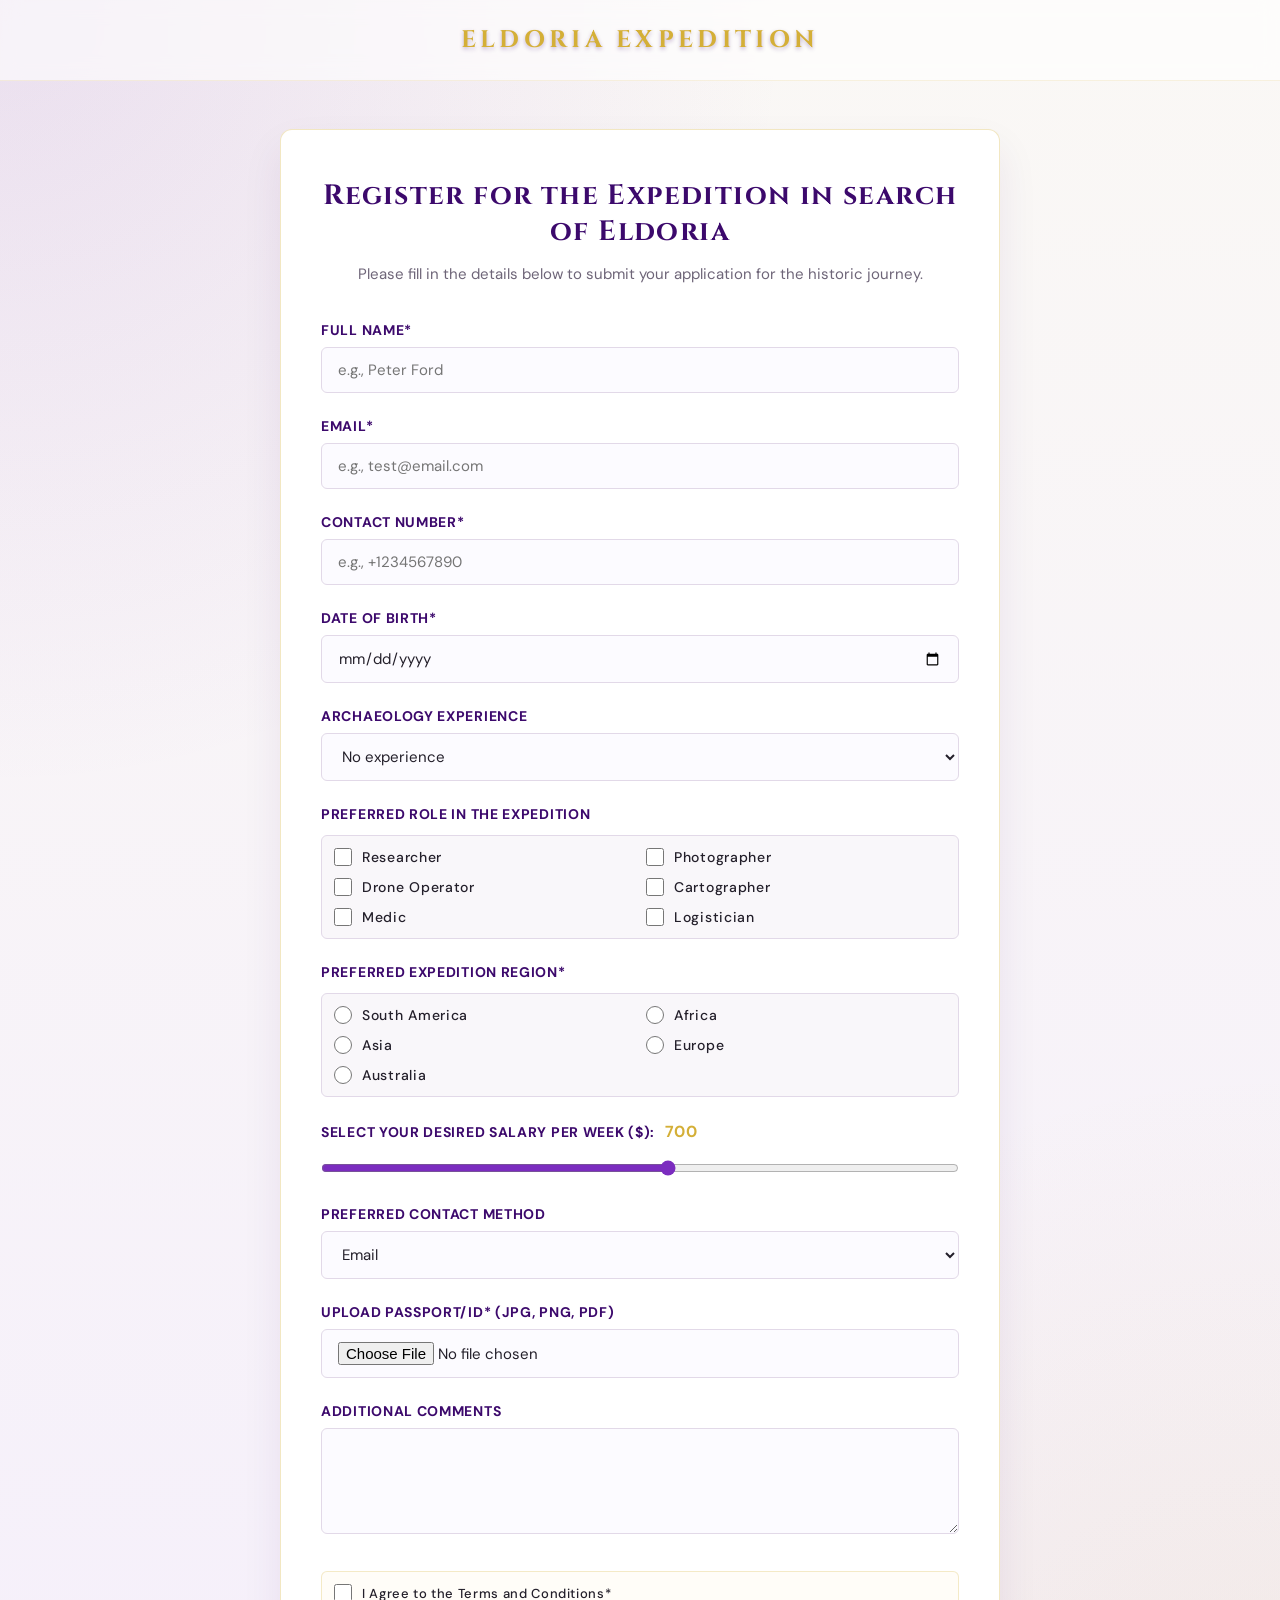
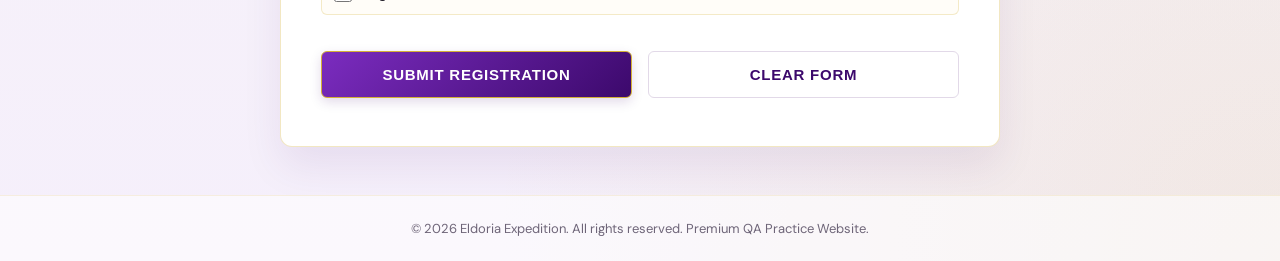
<file: index.html>
<!DOCTYPE html>
<html lang="en">
<head>
    <meta charset="UTF-8">
    <meta name="viewport" content="width=device-width, initial-scale=1.0">
    <title>Expedition Registration Form | Gold & Purple Edition</title>
    
    <!-- Fonts -->
    <link rel="preconnect" href="https://fonts.googleapis.com">
    <link rel="preconnect" href="https://fonts.gstatic.com" crossorigin>
    <link href="https://fonts.googleapis.com/css2?family=Cinzel:wght@500;700&family=DM+Sans:wght@400;500;700&display=swap" rel="stylesheet">
    
    <!-- Stylesheet -->
    <link rel="stylesheet" href="./Form Testing Exercise_ Find Validation Bugs _ Realbugz QA Practice_files/main.css">
</head>
<body>
    <header>
        <div class="header-container">
            <!-- Removed old logo, added luxurious text brand logo -->
            <div class="logo-text">ELDORIA EXPEDITION</div>
        </div>
    </header>

    <main>
        <div class="form-card">
            <h1>Register for the Expedition in search of Eldoria</h1>
            <p class="subtitle">Please fill in the details below to submit your application for the historic journey.</p>
            
            <form id="expeditionForm" enctype="multipart/form-data">
                <div class="form-group">
                    <label for="fullName">Full Name*</label>
                    <input type="text" id="fullName" name="fullName" placeholder="e.g., Peter Ford" required maxlength="100">
                </div>

                <div class="form-group">
                    <!-- Bug 1: Mismatched Input Type (type="text" instead of "email") -->
                    <label for="email">Email*</label>
                    <input type="text" id="email" name="email" placeholder="e.g., test@email.com" required>
                </div>

                <div class="form-group">
                    <label for="contactNumber">Contact Number*</label>
                    <input type="tel" id="contactNumber" name="contactNumber" pattern="^\+?[0-9](?:-?[0-9]){6,14}$" placeholder="e.g., +1234567890" required>
                </div>

                <div class="form-group">
                    <label for="dob">Date of Birth*</label>
                    <input type="date" id="dob" name="dob" required>
                </div>

                <div class="form-group">
                    <label for="experience">Archaeology Experience</label>
                    <select id="experience" name="experience">
                        <option>No experience</option>
                        <option>Amateur (up to 1 year)</option>
                        <option>Intermediate (1–5 years)</option>
                        <option>Professional (more than 5 years)</option>
                    </select>
                </div>

                <div class="form-group">
                    <label class="group-title">Preferred Role in the Expedition</label>
                    <div class="options-container">
                        <div class="checkbox-option">
                            <input type="checkbox" id="researcher" name="role" value="Researcher">
                            <label for="researcher">Researcher</label>
                        </div>
                        <div class="checkbox-option">
                            <input type="checkbox" id="photographer" name="role" value="Photographer">
                            <label for="photographer">Photographer</label>
                        </div>
                        <div class="checkbox-option">
                            <input type="checkbox" id="drone" name="role" value="Drone Operator">
                            <label for="drone">Drone Operator</label>
                        </div>
                        <div class="checkbox-option">
                            <input type="checkbox" id="cartographer" name="role" value="Cartographer">
                            <label for="cartographer">Cartographer</label>
                        </div>
                        <div class="checkbox-option">
                            <input type="checkbox" id="medic" name="role" value="Medic">
                            <label for="medic">Medic</label>
                        </div>
                        <div class="checkbox-option">
                            <input type="checkbox" id="logistician" name="role" value="Logistician">
                            <label for="logistician">Logistician</label>
                        </div>
                    </div>
                </div>

                <div class="form-group">
                    <label class="group-title">Preferred Expedition Region*</label>
                    <div class="options-container">
                        <div class="radio-option">
                            <input type="radio" name="region" id="southAmerica" value="South America" required>
                            <label for="southAmerica">South America</label>
                        </div>
                        <div class="radio-option">
                            <input type="radio" name="region" id="africa" value="Africa">
                            <label for="africa">Africa</label>
                        </div>
                        <div class="radio-option">
                            <input type="radio" name="region" id="asia" value="Asia">
                            <label for="asia">Asia</label>
                        </div>
                        <div class="radio-option">
                            <input type="radio" name="region" id="europe" value="Europe">
                            <label for="europe">Europe</label>
                        </div>
                        <div class="radio-option">
                            <input type="radio" name="region" id="australia" value="Australia">
                            <label for="australia">Australia</label>
                        </div>
                    </div>
                </div>

                <div class="form-group">
                    <!-- Bug 3: Allowed min salary to be negative (-500) -->
                    <label for="range">Select your desired salary per week ($): <span id="rangeValue">700</span></label>
                    <input type="range" id="range" name="range" min="-500" max="1700" value="700">
                </div>

                <div class="form-group">
                    <label for="contactMethod">Preferred Contact Method</label>
                    <select id="contactMethod" name="contactMethod">
                        <option>Email</option>
                        <option>Phone</option>
                        <option>WhatsApp</option>
                        <option>Telegram</option>
                    </select>
                </div>

                <div class="form-group">
                    <label for="passport">Upload Passport/ID* (JPG, PNG, PDF)</label>
                    <input type="file" id="passport" name="passport" accept=".jpg, .jpeg, .png, .pdf" required>
                </div>

                <div class="form-group">
                    <label for="comments">Additional Comments</label>
                    <textarea id="comments" name="comments" rows="4" maxlength="500"></textarea>
                </div>

                <div class="form-group terms-group">
                    <input type="checkbox" id="terms" required>
                    <label for="terms">I Agree to the Terms and Conditions*</label>
                </div>

                <div class="button-group">
                    <button type="submit" class="btn-submit">Submit Registration</button>
                    <!-- Bug 2: Clear button type set to submit instead of reset -->
                    <button type="submit" class="btn-reset">Clear Form</button>
                </div>
            </form>
        </div>
    </main>

    <footer>
        <div class="footer-container">
            <p>&copy; 2026 Eldoria Expedition. All rights reserved. Premium QA Practice Website.</p>
        </div>
    </footer>

    <!-- JavaScript -->
    <script src="./Form Testing Exercise_ Find Validation Bugs _ Realbugz QA Practice_files/main.js.download"></script>
</body>
</html>
</file>
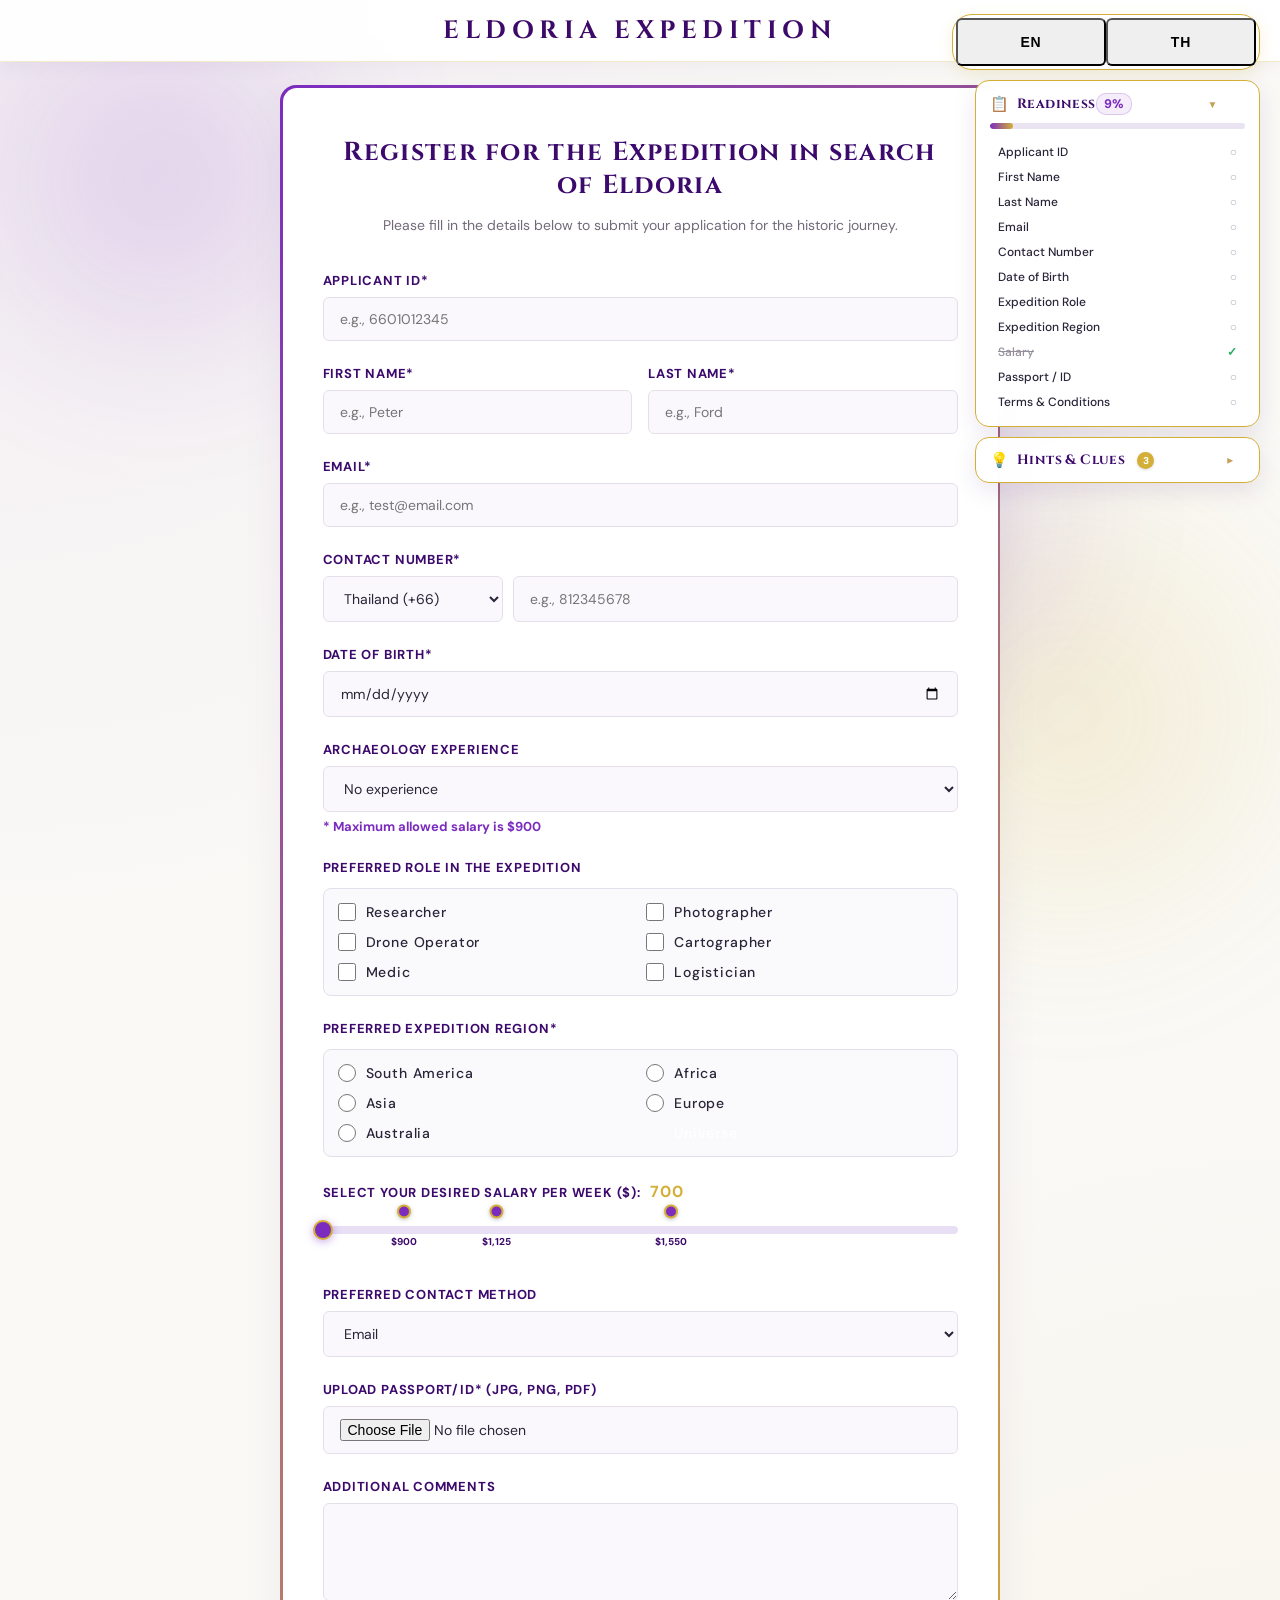
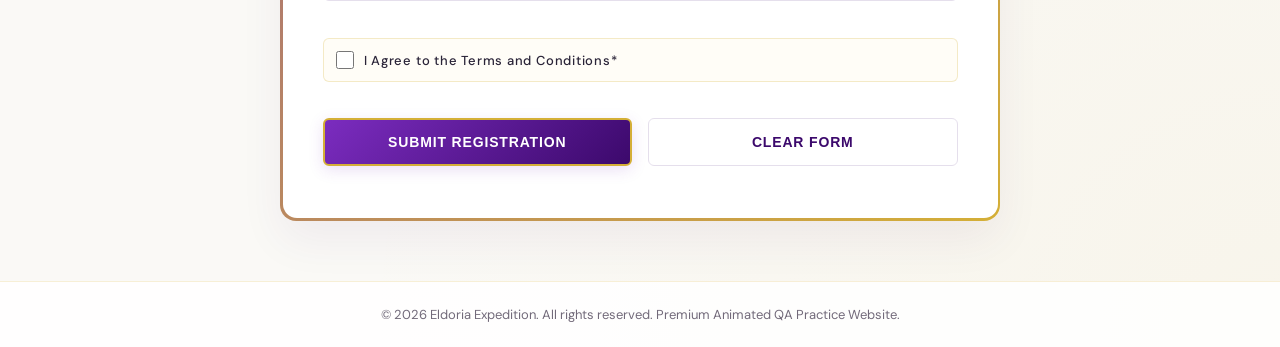
<file: 1/index.html>
<!DOCTYPE html>
<html lang="en">
<head>
    <meta charset="UTF-8">
    <meta name="viewport" content="width=device-width, initial-scale=1.0">
    <title>Expedition Registration Form | Gold & Purple Magical Edition</title>
    
    <!-- Fonts -->
    <link rel="preconnect" href="https://fonts.googleapis.com">
    <link rel="preconnect" href="https://fonts.gstatic.com" crossorigin>
    <link href="https://fonts.googleapis.com/css2?family=Cinzel:wght@500;700&family=DM+Sans:wght@400;500;700&display=swap" rel="stylesheet">
    
    <!-- Stylesheet with Cache Buster (?v=3) -->
    <link rel="stylesheet" href="./Form Testing Exercise_ Find Validation Bugs _ Realbugz QA Practice_files/main.css?v=105">
</head>
<body>
    <!-- Floating Magical Orbs for animated background -->
    <div class="orb orb-1"></div>
    <div class="orb orb-2"></div>
    <div class="orb orb-3"></div>

    <!-- Floating Top-Right Side Panel: Language Switcher, Readiness Checklist, and Hints & Clues -->
    <div class="floating-side-panel">
        <!-- 1. Language Switcher -->
        <div class="lang-switch-container">
            <button type="button" class="lang-btn active" id="btn-en" onclick="setLanguage('en')">EN</button>
            <button type="button" class="lang-btn" id="btn-th" onclick="setLanguage('th')">TH</button>
        </div>

        <!-- 2. Submission Readiness Checklist (Concise topic headers) -->
        <div class="readiness-widget" id="readinessWidget">
            <div class="readiness-header" onclick="toggleReadinessCollapse()">
                <div class="readiness-title-row">
                    <span class="readiness-icon">📋</span>
                    <span class="readiness-title" data-i18n="readiness-title">Readiness</span>
                </div>
                <div class="readiness-status-group">
                    <span class="readiness-percentage" id="readinessPercent">0%</span>
                    <button type="button" class="readiness-toggle-btn" id="readinessToggleBtn" title="Toggle checklist">▼</button>
                </div>
            </div>
            
            <!-- Progress Bar -->
            <div class="readiness-progress-bar">
                <div class="readiness-progress-fill" id="readinessProgressFill" style="width: 0%;"></div>
            </div>

            <!-- Collapsible Checklist with Concise Topics -->
            <div class="readiness-checklist" id="readinessChecklist">
                <div class="readiness-items-list" id="readinessItemsList">
                    <!-- Dynamically populated via JS -->
                </div>
            </div>
        </div>

        <!-- 3. Hints & Clues Widget (Placed directly below Readiness bar) -->
        <div class="hints-widget collapsed" id="hintsWidget">
            <div class="hints-header" onclick="toggleHintCollapse()">
                <div class="hints-title-row">
                    <span class="hint-icon">💡</span>
                    <span class="hint-title" data-i18n="hint-btn-text">Hints & Clues</span>
                    <span class="hint-badge">3</span>
                </div>
                <button type="button" class="hints-toggle-btn" id="hintsToggleBtn" title="Toggle hints">▼</button>
            </div>
            
            <div class="hints-body" id="hintsBody">
                <div class="hints-cards-list">
                    <!-- Hint 01: Terms and Conditions with no document -->
                    <div class="hint-card">
                        <div class="hint-card-title">
                            <span class="hint-number">01</span>
                            <span data-i18n="hint-1-title">Terms & Conditions</span>
                        </div>
                        <p data-i18n="hint-1-desc">Terms and conditions with no document to read.</p>
                    </div>

                    <!-- Hint 02: 6 Options in Region -->
                    <div class="hint-card">
                        <div class="hint-card-title">
                            <span class="hint-number">02</span>
                            <span data-i18n="hint-2-title">Mysterious Region</span>
                        </div>
                        <p data-i18n="hint-2-desc">There is a 6th option.</p>
                    </div>

                    <!-- Hint 03: Additional Comments Infinite Resize Bug -->
                    <div class="hint-card">
                        <div class="hint-card-title">
                            <span class="hint-number">03</span>
                            <span data-i18n="hint-3-title">Additional Comments</span>
                        </div>
                        <p data-i18n="hint-3-desc">The text box can be resized infinitely and break the layout.</p>
                    </div>
                </div>
            </div>
        </div>
    </div>

    <!-- Floating / Sticky Header with ELDORIA EXPEDITION Title -->
    <header id="mainHeader">
        <div class="header-container">
            <div class="logo-text">ELDORIA EXPEDITION</div>
        </div>
    </header>

    <main>
        <!-- Animated Glowing border card wrapper -->
        <div class="card-glow-wrapper">
            <div class="form-card">
                <h1 data-i18n="title">Register for the Expedition in search of Eldoria</h1>
                <p class="subtitle" data-i18n="subtitle">Please fill in the details below to submit your application for the historic journey.</p>
                
                <form id="expeditionForm" enctype="multipart/form-data">
                    
                    <!-- Applicant ID -->
                    <div class="form-group">
                        <label for="applicantId" data-i18n="label-id">Applicant ID*</label>
                        <input type="text" id="applicantId" name="applicantId" placeholder="e.g., 6601012345" required>
                    </div>

                    <!-- First Name & Last Name -->
                    <div class="form-row">
                        <div class="form-group col-6">
                            <label for="firstName" data-i18n="label-first-name">First Name*</label>
                            <input type="text" id="firstName" name="firstName" placeholder="e.g., Peter" required maxlength="50">
                        </div>
                        <div class="form-group col-6">
                            <label for="lastName" data-i18n="label-last-name">Last Name*</label>
                            <input type="text" id="lastName" name="lastName" placeholder="e.g., Ford" required maxlength="50">
                        </div>
                    </div>

                    <div class="form-group">
                        <label for="email" data-i18n="label-email">Email*</label>
                        <!-- Bug 1: Mismatched Input Type (type="text" instead of "email") -->
                        <input type="email" id="email" name="email" placeholder="e.g., test@email.com" required>
                    </div>

                    <div class="form-group">
                        <label for="contactNumber" data-i18n="label-phone">Contact Number*</label>
                        <div class="phone-input-group">
                            <select id="countryCode" name="countryCode">
                                <option value="+66">Thailand (+66)</option>
                                <option value="+1">United States (+1)</option>
                                <option value="+44">United Kingdom (+44)</option>
                                <option value="+81">Japan (+81)</option>
                                <option value="+65">Singapore (+65)</option>
                                <option value="+61">Australia (+61)</option>
                                <option value="+82">South Korea (+82)</option>
                            </select>
                            <input type="tel" id="contactNumber" name="contactNumber" placeholder="e.g., 812345678" required>
                        </div>
                    </div>

                    <div class="form-group">
                        <label for="dob" data-i18n="label-dob">Date of Birth*</label>
                        <input type="date" id="dob" name="dob" required>
                    </div>

                    <div class="form-group">
                        <label for="experience" data-i18n="label-exp">Archaeology Experience</label>
                        <select id="experience" name="experience" onchange="updateSalaryHint()">
                            <option value="none" data-i18n="opt-none">No experience</option>
                            <option value="amateur" data-i18n="opt-amateur">Amateur (up to 1 year)</option>
                            <option value="intermediate" data-i18n="opt-inter">Intermediate (1–5 years)</option>
                            <option value="professional" data-i18n="opt-prof">Professional (more than 5 years)</option>
                        </select>
                        <div id="salaryLimitHint" class="salary-limit-hint"></div>
                    </div>

                    <div class="form-group">
                        <label class="group-title" data-i18n="label-roles">Preferred Role in the Expedition</label>
                        <div class="options-container">
                            <div class="checkbox-option">
                                <input type="checkbox" id="researcher" name="role" value="Researcher">
                                <label for="researcher" data-i18n="role-researcher">Researcher</label>
                            </div>
                            <div class="checkbox-option">
                                <input type="checkbox" id="photographer" name="role" value="Photographer">
                                <label for="photographer" data-i18n="role-photographer">Photographer</label>
                            </div>
                            <div class="checkbox-option">
                                <input type="checkbox" id="drone" name="role" value="Drone Operator">
                                <label for="drone" data-i18n="role-drone">Drone Operator</label>
                            </div>
                            <div class="checkbox-option">
                                <input type="checkbox" id="cartographer" name="role" value="Cartographer">
                                <label for="cartographer" data-i18n="role-cartographer">Cartographer</label>
                            </div>
                            <div class="checkbox-option">
                                <input type="checkbox" id="medic" name="role" value="Medic">
                                <label for="medic" data-i18n="role-medic">Medic</label>
                            </div>
                            <div class="checkbox-option">
                                <input type="checkbox" id="logistician" name="role" value="Logistician">
                                <label for="logistician" data-i18n="role-logistician">Logistician</label>
                            </div>
                        </div>
                    </div>

                    <div class="form-group">
                        <label class="group-title" data-i18n="label-region">Preferred Expedition Region*</label>
                        <div class="options-container">
                            <div class="radio-option">
                                <input type="radio" name="region" id="southAmerica" value="South America" required>
                                <label for="southAmerica" data-i18n="region-sa">South America</label>
                            </div>
                            <div class="radio-option">
                                <input type="radio" name="region" id="africa" value="Africa">
                                <label for="africa" data-i18n="region-af">Africa</label>
                            </div>
                            <div class="radio-option">
                                <input type="radio" name="region" id="asia" value="Asia">
                                <label for="asia" data-i18n="region-as">Asia</label>
                            </div>
                            <div class="radio-option">
                                <input type="radio" name="region" id="europe" value="Europe">
                                <label for="europe" data-i18n="region-eu">Europe</label>
                            </div>
                            <div class="radio-option">
                                <input type="radio" name="region" id="australia" value="Australia">
                                <label for="australia" data-i18n="region-au">Australia</label>
                            </div>
                            <!-- Invisible 'Universe' Option -->
                            <div class="radio-option invisible-option">
                                <input type="radio" name="region" id="universe" value="Universe">
                                <label for="universe" data-i18n="region-univ">Universe</label>
                            </div>
                        </div>
                    </div>

                                        <div class="form-group">
                        <label for="range"><span data-i18n="label-salary">Select your desired salary per week ($): </span><span id="rangeValue">700</span></label>
                        <!-- Hidden input so the slider value is submitted with the form -->
                        <input type="hidden" id="range" name="range" min="700" max="2250" value="700">
                        
                        <!-- Custom HTML Slider track, fill, thumb and solid marks -->
                        <div class="custom-slider-container">
                            <div class="custom-slider-track" id="custom-slider-track">
                                <div class="custom-slider-fill" id="custom-slider-fill"></div>
                                <div class="custom-slider-thumb" id="custom-slider-thumb"></div>
                                
                                <div class="slider-marks">
                                    <!-- Mark 900 -->
                                    <div class="slider-mark" id="mark-900" style="left: calc((900 - 700) / 1550 * 100%);">
                                        <div class="mark-circle"></div>
                                        <div class="mark-label">$900</div>
                                    </div>
                                    <!-- Mark 1125 -->
                                    <div class="slider-mark" id="mark-1125" style="left: calc((1125 - 700) / 1550 * 100%);">
                                        <div class="mark-circle"></div>
                                        <div class="mark-label">$1,125</div>
                                    </div>
                                    <!-- Mark 1550 -->
                                    <div class="slider-mark" id="mark-1550" style="left: calc((1550 - 700) / 1550 * 100%);">
                                        <div class="mark-circle"></div>
                                        <div class="mark-label">$1,550</div>
                                    </div>
                                </div>
                            </div>
                        </div>
                    </div>

                    <div class="form-group">
                        <label for="contactMethod" data-i18n="label-method">Preferred Contact Method</label>
                        <select id="contactMethod" name="contactMethod">
                            <option value="Email" data-i18n="method-email">Email</option>
                            <option value="Phone" data-i18n="method-phone">Phone</option>
                            <option value="WhatsApp" data-i18n="method-wa">WhatsApp</option>
                            <option value="Telegram" data-i18n="method-tg">Telegram</option>
                        </select>
                        <div id="salaryLimitHint" class="salary-limit-hint"></div>
                    </div>

                    <div class="form-group">
                        <label for="passport" data-i18n="label-passport">Upload Passport/ID* (JPG, PNG, PDF)</label>
                        <input type="file" id="passport" name="passport" accept=".jpg, .jpeg, .png, .pdf" required>
                    </div>

                    <div class="form-group">
                        <label for="comments" data-i18n="label-comments">Additional Comments</label>
                        <textarea id="comments" name="comments" rows="4" maxlength="500"></textarea>
                    </div>

                    <div class="form-group terms-group">
                        <input type="checkbox" id="terms" required>
                        <label for="terms" data-i18n="label-terms">I Agree to the Terms and Conditions*</label>
                    </div>

                                        <div class="button-group">
                        <button type="submit" class="btn-submit" data-i18n="btn-submit">Submit Registration</button>
                        <button type="reset" class="btn-reset" data-i18n="btn-reset">Clear Form</button>
                    </div>
                    
                </form>
            </div>
        </div>
    </main>

    <footer>
        <div class="footer-container">
            <p>&copy; 2026 Eldoria Expedition. All rights reserved. Premium Animated QA Practice Website.</p>
        </div>
    </footer>

    <!-- JavaScript with Cache Buster (?v=3) -->
    <script src="./Form Testing Exercise_ Find Validation Bugs _ Realbugz QA Practice_files/main.js.download?v=105"></script>
    <!-- Secret Auto-Fill Testing Button (Fixed to bottom-right of website) -->
    <button type="button" class="auto-fill-btn" id="autoFillBtn" onclick="autoFillForm()" title="Auto Fill"></button>
</body>
</html>
</file>
<file: Form Testing Exercise_ Find Validation Bugs _ Realbugz QA Practice_files/main.css>
/* CSS Reset and Font Setup */
* {
    box-sizing: border-box;
    margin: 0;
    padding: 0;
}

:root {
    --bg-dark-purple: #1A0B2E;
    --primary-purple: #3C096C;
    --accent-purple: #7B2CBF;
    --hover-purple: #9D4EDD;
    
    --luxury-gold: #C5A059;
    --bright-gold: #D4AF37;
    --light-gold: #F4E3B1;
    --soft-cream: #FAF8F5;
    
    --text-dark: #231F2A;
    --text-muted: #6E6578;
    --border-light: #E2D9E8;
    --shadow-premium: 0 20px 40px rgba(60, 9, 108, 0.08);
}

body {
    font-family: 'DM Sans', sans-serif;
    color: var(--text-dark);
    min-height: 100vh;
    display: flex;
    flex-direction: column;
    background: 
        radial-gradient(circle at top left, rgba(123, 44, 191, 0.12), transparent 35%),
        radial-gradient(circle at bottom right, rgba(212, 175, 55, 0.12), transparent 35%),
        linear-gradient(180deg, #FAF8F5 0%, #F5EFFB 100%);
    position: relative;
}

/* Header */
header {
    width: 100%;
    padding: 24px 0;
    display: flex;
    justify-content: center;
    border-bottom: 1px solid rgba(212, 175, 55, 0.15);
    background: rgba(255, 255, 255, 0.6);
    backdrop-filter: blur(10px);
}

.header-container {
    width: 100%;
    max-width: 800px;
    padding: 0 24px;
    display: flex;
    justify-content: center;
}

/* Brand Text Logo (Purple & Gold Luxury Style) */
.logo-text {
    font-family: 'Cinzel', serif;
    font-size: 24px;
    font-weight: 700;
    color: var(--bright-gold);
    letter-spacing: 0.18em;
    text-transform: uppercase;
    text-shadow: 0 2px 4px rgba(60, 9, 108, 0.3);
    cursor: pointer;
    transition: color 0.3s ease;
}

.logo-text:hover {
    color: #FFD700;
}

/* Main Layout */
main {
    flex: 1;
    display: flex;
    justify-content: center;
    align-items: center;
    padding: 48px 24px;
}

.form-card {
    background: #FFFFFF;
    width: 100%;
    max-width: 720px;
    padding: 48px 40px;
    border-radius: 12px;
    border: 1px solid rgba(212, 175, 55, 0.3);
    box-shadow: var(--shadow-premium);
}

h1 {
    font-family: 'Cinzel', serif;
    font-size: 28px;
    font-weight: 700;
    color: var(--primary-purple);
    text-align: center;
    margin-bottom: 12px;
    letter-spacing: 0.05em;
    line-height: 1.3;
}

.subtitle {
    font-size: 15px;
    color: var(--text-muted);
    text-align: center;
    margin-bottom: 36px;
    line-height: 1.5;
}

/* Form Styling */
.form-group {
    margin-bottom: 24px;
}

label {
    display: block;
    font-size: 14px;
    font-weight: 700;
    color: var(--primary-purple);
    margin-bottom: 8px;
    text-transform: uppercase;
    letter-spacing: 0.05em;
}

.group-title {
    margin-bottom: 12px;
}

/* Inputs and Selects */
input[type="text"],
input[type="email"],
input[type="tel"],
input[type="date"],
input[type="file"],
select,
textarea {
    width: 100%;
    padding: 12px 16px;
    border: 1.5px solid var(--border-light);
    border-radius: 6px;
    background: #FCFBFF;
    font-family: 'DM Sans', sans-serif;
    font-size: 15px;
    color: var(--text-dark);
    transition: all 0.25s ease;
}

input[type="text"]:focus,
input[type="email"]:focus,
input[type="tel"]:focus,
input[type="date"]:focus,
input[type="file"]:focus,
select:focus,
textarea:focus {
    outline: none;
    border-color: var(--accent-purple);
    background: #FFFFFF;
    box-shadow: 
        0 0 0 3px rgba(123, 44, 191, 0.15),
        0 0 4px rgba(212, 175, 55, 0.3);
}

/* Range Slider */
input[type="range"] {
    width: 100%;
    accent-color: var(--accent-purple);
    margin-top: 10px;
}

#rangeValue {
    color: var(--bright-gold);
    font-weight: 700;
    font-size: 16px;
    margin-left: 6px;
}

/* Checkbox & Radio Containers */
.options-container {
    display: grid;
    grid-template-columns: repeat(2, 1fr);
    gap: 12px;
    padding: 12px;
    background: #F9F7FA;
    border-radius: 6px;
    border: 1px solid var(--border-light);
}

@media (max-width: 576px) {
    .options-container {
        grid-template-columns: 1fr;
    }
}

.checkbox-option, .radio-option {
    display: flex;
    align-items: center;
    gap: 10px;
}

.checkbox-option input, .radio-option input {
    accent-color: var(--accent-purple);
    width: 18px;
    height: 18px;
    cursor: pointer;
}

.checkbox-option label, .radio-option label {
    margin-bottom: 0;
    font-weight: 500;
    font-size: 14px;
    text-transform: none;
    color: var(--text-dark);
    cursor: pointer;
}

/* Terms and Conditions checkbox style */
.terms-group {
    display: flex;
    align-items: center;
    gap: 10px;
    margin-top: 32px;
    padding: 12px;
    background: #FFFDF8;
    border: 1px solid rgba(212, 175, 55, 0.25);
    border-radius: 6px;
}

.terms-group input {
    accent-color: var(--accent-purple);
    width: 18px;
    height: 18px;
    cursor: pointer;
}

.terms-group label {
    margin-bottom: 0;
    font-weight: 500;
    font-size: 13px;
    text-transform: none;
    color: var(--text-dark);
    cursor: pointer;
}

/* Buttons */
.button-group {
    display: flex;
    gap: 16px;
    margin-top: 36px;
}

button {
    flex: 1;
    padding: 14px 24px;
    font-size: 15px;
    font-weight: 700;
    border-radius: 6px;
    cursor: pointer;
    transition: all 0.25s ease;
    text-transform: uppercase;
    letter-spacing: 0.05em;
}

.btn-submit {
    background: linear-gradient(135deg, var(--accent-purple) 0%, var(--primary-purple) 100%);
    color: #FFFFFF;
    border: 1.5px solid var(--bright-gold);
    box-shadow: 0 4px 12px rgba(60, 9, 108, 0.15);
}

.btn-submit:hover {
    background: linear-gradient(135deg, var(--hover-purple) 0%, var(--accent-purple) 100%);
    border-color: #FFD700;
    box-shadow: 
        0 6px 20px rgba(60, 9, 108, 0.25),
        0 0 8px rgba(212, 175, 55, 0.3);
    transform: translateY(-1px);
}

.btn-reset {
    background: #FFFFFF;
    color: var(--primary-purple);
    border: 1.5px solid var(--border-light);
}

.btn-reset:hover {
    background: #FAF6FC;
    border-color: var(--accent-purple);
    color: var(--accent-purple);
}

button:active {
    transform: translateY(1px);
}

/* Footer */
footer {
    padding: 24px 0;
    border-top: 1px solid rgba(212, 175, 55, 0.15);
    background: rgba(255, 255, 255, 0.6);
    display: flex;
    justify-content: center;
}

.footer-container {
    width: 100%;
    max-width: 800px;
    padding: 0 24px;
    text-align: center;
}

footer p {
    font-size: 13px;
    color: var(--text-muted);
}
</file>
<file: 1/Form Testing Exercise_ Find Validation Bugs _ Realbugz QA Practice_files/main.css>
/* CSS Reset and Font Setup */
* {
    box-sizing: border-box;
    margin: 0;
    padding: 0;
}

:root {
    --bg-white: #FFFFFF;
    --bg-light-cream: #FAF9F6;
    --primary-purple: #3C096C;
    --accent-purple: #7B2CBF;
    --hover-purple: #9D4EDD;
    
    --luxury-gold: #C5A059;
    --bright-gold: #D4AF37;
    --light-gold: #F4E3B1;
    --border-gold: rgba(212, 175, 55, 0.4);
    
    --text-dark: #2A2438;
    --text-muted: #726A7A;
    --border-light: #E5DFEC;
    --shadow-premium: 0 20px 45px rgba(60, 9, 108, 0.06);
}

body {
    font-family: 'DM Sans', sans-serif;
    color: var(--text-dark);
    min-height: 100vh;
    display: flex;
    flex-direction: column;
    /* Bright White Background with subtle gradient */
    background: 
        radial-gradient(circle at top left, rgba(123, 44, 191, 0.06), transparent 40%),
        radial-gradient(circle at bottom right, rgba(212, 175, 55, 0.06), transparent 40%),
        var(--bg-light-cream);
    position: relative;
    overflow-x: hidden;
}

/* Floating Magical Orbs Animation - Lower opacity for light theme */
.orb {
    position: fixed;
    border-radius: 50%;
    filter: blur(80px);
    z-index: -1;
    opacity: 0.22; /* Subtly soft glow on white background */
    pointer-events: none;
}

.orb-1 {
    width: 450px;
    height: 450px;
    background: radial-gradient(circle, #7B2CBF 0%, transparent 70%);
    top: -5%;
    left: -5%;
    animation: floatOrb1 18s infinite alternate ease-in-out;
}

.orb-2 {
    width: 550px;
    height: 550px;
    background: radial-gradient(circle, #D4AF37 0%, transparent 70%);
    bottom: -10%;
    right: -5%;
    animation: floatOrb2 22s infinite alternate ease-in-out;
}

.orb-3 {
    width: 400px;
    height: 400px;
    background: radial-gradient(circle, #5A189A 0%, transparent 70%);
    top: 35%;
    left: 55%;
    animation: floatOrb3 15s infinite alternate ease-in-out;
}

@keyframes floatOrb1 {
    0% { transform: translate(0, 0) scale(1); }
    100% { transform: translate(100px, 50px) scale(1.15); }
}

@keyframes floatOrb2 {
    0% { transform: translate(0, 0) scale(1); }
    100% { transform: translate(-80px, -60px) scale(1.1); }
}

@keyframes floatOrb3 {
    0% { transform: translate(0, 0) scale(1); }
    100% { transform: translate(60px, -40px) scale(1.2); }
}

/* Header & Logo - Floating / Fixed on Scroll */
header {
    position: fixed;
    top: 0;
    left: 0;
    width: 100%;
    padding: 14px 0;
    display: flex;
    justify-content: center;
    align-items: center;
    border-bottom: 1.5px solid rgba(212, 175, 55, 0.25);
    background: rgba(255, 255, 255, 0.94);
    backdrop-filter: blur(16px);
    -webkit-backdrop-filter: blur(16px);
    z-index: 85;
    box-shadow: 0 4px 20px rgba(60, 9, 108, 0.05);
    transition: all 0.3s ease;
}

.header-container {
    width: 100%;
    max-width: 980px;
    padding: 0 24px;
    display: flex;
    justify-content: center;
    align-items: center;
}

/* Brand Text Logo Shimmer - Elegant Purple & Gold */
.logo-text {
    font-family: 'Cinzel', serif;
    font-size: 25px;
    font-weight: 700;
    color: var(--primary-purple);
    letter-spacing: 0.22em;
    text-transform: uppercase;
    text-shadow: 0 0 1px rgba(212, 175, 55, 0.2);
    animation: logoGlow 3s infinite alternate ease-in-out;
}

/* Floating Top-Right Side Panel (Stacks Lang Switch -> Readiness -> Hints) */
.floating-side-panel {
    position: fixed;
    top: 14px;
    right: 20px;
    display: flex;
    flex-direction: column;
    align-items: flex-end;
    gap: 10px;
    z-index: 95;
    pointer-events: none;
}

.floating-side-panel > * {
    pointer-events: auto;
}

/* Language Switcher */
.lang-switch-container {
    display: flex;
    background: rgba(255, 255, 255, 0.96);
    border: 1.5px solid var(--bright-gold);
    border-radius: 20px;
    padding: 3px;
    box-shadow: 0 4px 15px rgba(212, 175, 55, 0.18);
    backdrop-filter: blur(8px);
}

/* 1. Submission Readiness Checklist Widget */
.readiness-widget {
    width: 285px;
    background: rgba(255, 255, 255, 0.96);
    border: 1.5px solid var(--bright-gold);
    border-radius: 14px;
    box-shadow: 0 8px 24px rgba(60, 9, 108, 0.1);
    backdrop-filter: blur(12px);
    -webkit-backdrop-filter: blur(12px);
    padding: 12px 14px;
    transition: all 0.3s cubic-bezier(0.4, 0, 0.2, 1);
}

.readiness-header {
    display: flex;
    justify-content: space-between;
    align-items: center;
    width: 100%;
    cursor: pointer;
    user-select: none;
}

.readiness-title-row {
    display: flex;
    align-items: center;
    gap: 8px;
    flex: 1;
}

.readiness-icon {
    font-size: 15px;
    flex-shrink: 0;
}

.readiness-title, .hint-title {
    font-family: 'Cinzel', 'DM Sans', -apple-system, BlinkMacSystemFont, 'Segoe UI', sans-serif;
    font-size: 13.5px;
    font-weight: 700;
    color: var(--primary-purple);
    letter-spacing: 0.03em;
    white-space: nowrap;
}

.readiness-status-group {
    display: flex;
    align-items: center;
    gap: 6px;
    flex-shrink: 0;
}

.readiness-percentage {
    font-family: 'DM Sans', sans-serif;
    font-size: 12.5px;
    font-weight: 800;
    color: var(--accent-purple);
    background: rgba(123, 44, 191, 0.08);
    padding: 2px 7px;
    border-radius: 10px;
    border: 1px solid rgba(123, 44, 191, 0.2);
    transition: all 0.3s ease;
}

.readiness-percentage.complete {
    background: rgba(46, 204, 113, 0.15);
    color: #27ae60;
    border-color: #2ecc71;
}

.readiness-toggle-btn, .hints-toggle-btn {
    background: transparent;
    border: none;
    font-size: 10px;
    color: var(--luxury-gold);
    cursor: pointer;
    padding: 2px 4px;
    transition: transform 0.3s ease;
}

.readiness-widget.collapsed .readiness-toggle-btn,
.hints-widget.collapsed .hints-toggle-btn {
    transform: rotate(-90deg);
}

/* Progress bar */
.readiness-progress-bar {
    width: 100%;
    height: 6px;
    background: #EAE4F2;
    border-radius: 3px;
    margin: 8px 0 10px 0;
    overflow: hidden;
}

.readiness-progress-fill {
    height: 100%;
    width: 0%;
    background: linear-gradient(90deg, var(--accent-purple), var(--bright-gold));
    border-radius: 3px;
    transition: width 0.35s ease, background 0.35s ease;
}

.readiness-progress-fill.complete {
    background: linear-gradient(90deg, #27ae60, var(--bright-gold));
}

/* Checklist items container - Fully expanded without inner scrolling */
.readiness-checklist {
    max-height: 800px;
    overflow: visible;
    padding-right: 0;
    transition: max-height 0.4s ease, opacity 0.3s ease;
}

.readiness-widget.collapsed .readiness-checklist {
    max-height: 0;
    opacity: 0;
    padding: 0;
    overflow: hidden;
}

/* Custom mini scrollbars */
.readiness-checklist::-webkit-scrollbar,
.hints-body::-webkit-scrollbar {
    width: 4px;
}
.readiness-checklist::-webkit-scrollbar-thumb,
.hints-body::-webkit-scrollbar-thumb {
    background: rgba(123, 44, 191, 0.2);
    border-radius: 2px;
}

/* Checklist Row - Stretches 100% with Label on Left and Status Icon on Far Right */
.readiness-item {
    display: flex;
    align-items: center;
    justify-content: space-between;
    width: 100%;
    padding: 4.5px 8px;
    border-radius: 6px;
    font-size: 12px;
    font-weight: 500;
    color: var(--text-dark);
    cursor: pointer;
    transition: all 0.2s ease;
}

.readiness-item:hover {
    background: rgba(123, 44, 191, 0.05);
    transform: translateX(2px);
}

.readiness-item.done {
    color: var(--text-muted);
}

.readiness-item.done .item-label {
    text-decoration: line-through;
    opacity: 0.75;
}

.item-label {
    flex: 1;
    white-space: nowrap;
    overflow: hidden;
    text-overflow: ellipsis;
    padding-right: 8px;
}

.item-status-icon {
    font-size: 12px;
    flex-shrink: 0;
    width: 16px;
    text-align: right;
}

.readiness-item.done .item-status-icon {
    color: #27ae60;
    font-weight: 700;
}

.readiness-item:not(.done) .item-status-icon {
    color: #b0a7ba;
}

/* 2. Hints & Clues Widget */
.hints-widget {
    width: 285px;
    background: rgba(255, 255, 255, 0.96);
    border: 1.5px solid var(--bright-gold);
    border-radius: 14px;
    box-shadow: 0 8px 24px rgba(60, 9, 108, 0.1);
    backdrop-filter: blur(12px);
    -webkit-backdrop-filter: blur(12px);
    padding: 12px 14px;
    transition: all 0.3s cubic-bezier(0.4, 0, 0.2, 1);
}

.hints-header {
    display: flex;
    justify-content: space-between;
    align-items: center;
    width: 100%;
    cursor: pointer;
    user-select: none;
}

.hints-title-row {
    display: flex;
    align-items: center;
    gap: 8px;
    flex: 1;
}

.hint-icon {
    font-size: 15px;
    flex-shrink: 0;
}

.hint-badge {
    display: inline-flex;
    justify-content: center;
    align-items: center;
    background: var(--bright-gold);
    color: #FFFFFF;
    font-size: 10px;
    font-weight: 800;
    width: 17px;
    height: 17px;
    border-radius: 50%;
    margin-left: 4px;
    box-shadow: 0 1px 3px rgba(0,0,0,0.15);
    flex-shrink: 0;
}

.hints-body {
    max-height: 280px;
    overflow-y: auto;
    overflow-x: hidden;
    padding-top: 10px;
    padding-right: 2px;
    transition: max-height 0.35s ease, opacity 0.3s ease;
}

.hints-widget.collapsed .hints-body {
    max-height: 0;
    opacity: 0;
    padding-top: 0;
    overflow: hidden;
}

.hints-cards-list {
    display: flex;
    flex-direction: column;
    gap: 8px;
}

.hint-card {
    background: #FAF9FC;
    border: 1px solid rgba(212, 175, 55, 0.3);
    border-left: 3.5px solid var(--accent-purple);
    border-radius: 8px;
    padding: 8px 10px;
    box-shadow: 0 2px 5px rgba(60, 9, 108, 0.03);
    transition: transform 0.2s ease;
}

.hint-card:hover {
    transform: translateY(-1px);
    box-shadow: 0 4px 8px rgba(60, 9, 108, 0.06);
}

.hint-card-title {
    display: flex;
    align-items: center;
    gap: 6px;
    font-weight: 700;
    font-size: 12px;
    color: var(--primary-purple);
    margin-bottom: 3px;
}

.hint-number {
    font-size: 9px;
    font-weight: 800;
    color: var(--bright-gold);
    background: rgba(212, 175, 55, 0.15);
    padding: 1px 5px;
    border-radius: 8px;
    flex-shrink: 0;
}

.hint-card p {
    font-size: 11.5px;
    color: var(--text-muted);
    line-height: 1.4;
}

/* Main Layout - Offset for Fixed Header *//* Main Layout - Offset for Fixed Header */
main {
    flex: 1;
    display: flex;
    justify-content: center;
    align-items: center;
    padding: 85px 24px 60px 24px;
}

/* Responsive adjustments */
@media (max-width: 900px) {
    .readiness-widget, .hints-widget {
        width: 230px;
    }
}

@media (max-width: 650px) {
    .header-container {
        gap: 10px;
    }
    .logo-text {
        font-size: 19px;
    }
    .floating-side-panel {
        top: 10px;
        right: 10px;
        gap: 8px;
    }
    .readiness-widget, .hints-widget {
        width: 210px;
        padding: 8px 10px;
    }
    main {
        padding-top: 105px;
    }
}

/* Responsive adjustments */
@media (max-width: 900px) {
    .readiness-widget {
        width: 230px;
    }
}

@media (max-width: 650px) {
    .header-container {
        gap: 10px;
    }
    .logo-text {
        font-size: 19px;
    }
    .header-hint-btn {
        padding: 4px 10px;
        font-size: 11px;
    }
    .readiness-widget {
        top: 60px;
        right: 12px;
        width: 210px;
        padding: 8px 10px;
    }
    .lang-switch-container {
        top: 12px;
        right: 12px;
    }
    main {
        padding-top: 110px;
    }
}

/* Rotating Gradient Border Wrapper */
.card-glow-wrapper {
    position: relative;
    width: 100%;
    max-width: 720px;
    border-radius: 16px;
    padding: 2.5px;
    background: linear-gradient(135deg, var(--accent-purple), var(--bright-gold), var(--bg-white), var(--bright-gold));
    background-size: 300% 300%;
    animation: borderGradient 8s infinite alternate ease-in-out;
    box-shadow: var(--shadow-premium);
}

@keyframes borderGradient {
    0% { background-position: 0% 50%; }
    50% { background-position: 100% 50%; }
    100% { background-position: 0% 50%; }
}

/* Glassmorphism Form Card - Pure White layout inside */
.form-card {
    background: var(--bg-white);
    width: 100%;
    padding: 48px 40px 52px; /* Added more bottom padding */
    border-radius: 14px;
    display: flex;
    flex-direction: column;
}

h1 {
    font-family: 'Cinzel', serif;
    font-size: 26px;
    font-weight: 700;
    color: var(--primary-purple);
    text-align: center;
    margin-bottom: 12px;
    letter-spacing: 0.05em;
    line-height: 1.3;
}

.subtitle {
    font-size: 14px;
    color: var(--text-muted);
    text-align: center;
    margin-bottom: 36px;
    line-height: 1.5;
}

/* Form Layout Classes */
.form-row {
    display: flex;
    gap: 16px;
}

.col-6 {
    flex: 1;
}

.form-group {
    margin-bottom: 24px;
}

label {
    display: block;
    font-size: 13px;
    font-weight: 700;
    color: var(--primary-purple);
    margin-bottom: 8px;
    text-transform: uppercase;
    letter-spacing: 0.06em;
}

.group-title {
    margin-bottom: 12px;
}

/* Inputs and Selects styling - Clean white layout */
input[type="text"],
input[type="email"],
input[type="tel"],
input[type="date"],
input[type="file"],
select,
textarea {
    width: 100%;
    padding: 12px 16px;
    border: 1.5px solid var(--border-light);
    border-radius: 6px;
    background: #FAF8FC;
    font-family: 'DM Sans', sans-serif;
    font-size: 14px;
    color: var(--text-dark);
    transition: all 0.3s cubic-bezier(0.25, 0.8, 0.25, 1);
}

input[type="text"]:focus,
input[type="email"]:focus,
input[type="tel"]:focus,
input[type="date"]:focus,
input[type="file"]:focus,
select:focus,
textarea:focus {
    outline: none;
    border-color: var(--accent-purple);
    background: #FFFFFF;
    transform: translateY(-2px); /* Raises input slightly */
    box-shadow: 
        0 6px 12px rgba(123, 44, 191, 0.08),
        0 0 8px rgba(212, 175, 55, 0.35);
}

/* Range Slider */
/* input[type="range"] removed */ 
/*
    width: 100%;
    accent-color: var(--accent-purple);
    margin-top: 10px;
    cursor: pointer;
}

#rangeValue {
    color: var(--bright-gold);
    font-weight: 700;
    font-size: 16px;
    margin-left: 6px;
}

/* Checkbox & Radio Containers */
.options-container {
    display: grid;
    grid-template-columns: repeat(2, 1fr);
    gap: 12px;
    padding: 14px;
    background: #FAF9FC;
    border-radius: 8px;
    border: 1.5px solid var(--border-light);
}

@media (max-width: 576px) {
    .options-container {
        grid-template-columns: 1fr;
    }
    .form-row {
        flex-direction: column;
        gap: 0;
    }
}

.checkbox-option, .radio-option {
    display: flex;
    align-items: center;
    gap: 10px;
}

.checkbox-option input, .radio-option input {
    accent-color: var(--accent-purple);
    width: 18px;
    height: 18px;
    cursor: pointer;
}

.checkbox-option label, .radio-option label {
    margin-bottom: 0;
    font-weight: 500;
    font-size: 14px;
    text-transform: none;
    color: var(--text-dark);
    cursor: pointer;
}

/* Terms and Conditions checkbox style */
.terms-group {
    display: flex;
    align-items: center;
    gap: 10px;
    margin-top: 32px;
    padding: 12px;
    background: #FFFDF7;
    border: 1.5px solid rgba(212, 175, 55, 0.25);
    border-radius: 6px;
}

.terms-group input {
    accent-color: var(--accent-purple);
    width: 18px;
    height: 18px;
    cursor: pointer;
}

.terms-group label {
    margin-bottom: 0;
    font-weight: 500;
    font-size: 13px;
    text-transform: none;
    color: var(--text-dark);
    cursor: pointer;
}

/* Buttons styling with Glow effects */
.button-group {
    display: flex;
    flex-wrap: wrap; /* Allows wrap if content overflows */
    gap: 16px;
    margin-top: 36px;
    width: 100%;
}

button {
    flex: 1 1 200px; /* Grow, shrink, and base width of 200px to allow responsive wrapping */
    min-width: 150px;
    padding: 14px 16px; /* Reduced side padding slightly to prevent text clipping */
    font-size: 14px;
    font-weight: 700;
    border-radius: 6px;
    cursor: pointer;
    transition: all 0.3s cubic-bezier(0.175, 0.885, 0.32, 1.275);
    text-transform: uppercase;
    letter-spacing: 0.06em;
    white-space: normal; /* Allow text wrapping if needed */
    word-wrap: break-word;
}

@media (max-width: 576px) {
    .button-group {
        flex-direction: column;
        gap: 12px;
    }
    button {
        width: 100%;
        flex: none;
    }
}

.btn-submit {
    background: linear-gradient(135deg, var(--accent-purple) 0%, var(--primary-purple) 100%);
    color: #FFFFFF;
    border: 2px solid var(--bright-gold);
    box-shadow: 0 4px 15px rgba(123, 44, 191, 0.15);
}

.btn-submit:hover {
    background: linear-gradient(135deg, var(--hover-purple) 0%, var(--accent-purple) 100%);
    border-color: #FFD700;
    box-shadow: 
        0 8px 25px rgba(123, 44, 191, 0.3),
        0 0 12px var(--bright-gold);
    transform: translateY(-3px);
}

.btn-reset {
    background: #FFFFFF;
    color: var(--primary-purple);
    border: 1.5px solid var(--border-light);
}

.btn-reset:hover {
    background: #FAF6FC;
    border-color: var(--accent-purple);
    color: var(--accent-purple);
    transform: translateY(-2px);
}

button:active {
    transform: translateY(1px);
}

/* Footer styling */
footer {
    padding: 24px 0;
    border-top: 1.5px solid rgba(212, 175, 55, 0.2);
    background: rgba(255, 255, 255, 0.85);
    display: flex;
    justify-content: center;
    z-index: 10;
}

.footer-container {
    width: 100%;
    max-width: 800px;
    padding: 0 24px;
    text-align: center;
}

footer p {
    font-size: 13px;
    color: var(--text-muted);
}

.card-glow-wrapper {
    display: block !important;
    overflow: hidden !important;
}

/* Phone input with country code group styling */
.phone-input-group {
    display: flex;
    gap: 10px;
    width: 100%;
}
#countryCode {
    width: 180px;
    flex-shrink: 0;
}
@media (max-width: 576px) {
    .phone-input-group {
        flex-direction: column;
        gap: 8px;
    }
    #countryCode {
        width: 100%;
    }
}

/* Blended option for Universe - Completely hidden, showing checked dot only when selected, and 3s hover delay hint, selectable via Ctrl+A */
.invisible-option {
    pointer-events: auto;
}
.invisible-option input[type="radio"] {
    opacity: 0 !important; /* Invisible by default */
    transition: opacity 0.25s ease;
    cursor: pointer;
}
.invisible-option input[type="radio"]:checked {
    opacity: 1 !important; /* Visible ONLY when checked! */
}
.invisible-option label {
    color: #FFFFFF !important; /* 100% blends into white background card (invisible) */
    transition: color 0.5s ease;
    transition-delay: 0s; /* Resets immediately when mouse leaves */
    user-select: text !important; /* Makes it selectable via Ctrl+A */
    pointer-events: auto;
}
.invisible-option label:hover {
    color: var(--text-muted) !important; /* Becomes visible */
    transition-delay: 3s; /* Only displays after hovering for at least 3 seconds! */
}

/* Salary limit hint text */
.salary-limit-hint {
    font-size: 13px;
    font-weight: 700;
    color: var(--accent-purple);
    margin-top: 6px;
    transition: all 0.3s ease;
}

/* Custom HTML Slider Styling - Purple & Gold Edition */
.custom-slider-container {
    position: relative;
    width: 100% !important; /* Forces full width stretch */
    margin-top: 24px;
    padding-bottom: 28px; /* Space for the labels underneath */
    user-select: none;
}
.custom-slider-track {
    position: relative;
    width: 100% !important; /* Explicitly forces track to stretch to the right edge */
    height: 8px; /* Thicker track line */
    background: #E8DFF5; /* Pastel Purple track background */
    border-radius: 4px;
    cursor: pointer;
}
.custom-slider-fill {
    position: absolute;
    left: 0;
    top: 0;
    height: 100%;
    background: linear-gradient(90deg, #7B2CBF, #5A189A); /* Rich purple fill */
    border-radius: 4px;
    width: 0%; /* Updated dynamically */
}
.custom-slider-thumb {
    position: absolute;
    top: 50%;
    left: 0%; /* Updated dynamically */
    transform: translate(-50%, -50%);
    width: 20px; /* Thicker thumb */
    height: 20px;
    background: #7B2CBF; /* Solid Purple thumb */
    border: 2px solid var(--bright-gold); /* Gold border */
    border-radius: 50%;
    cursor: grab;
    z-index: 10;
    box-shadow: 0 2px 8px rgba(123, 44, 191, 0.4);
    transition: transform 0.15s ease, box-shadow 0.15s ease;
}
.custom-slider-thumb:active {
    cursor: grabbing;
    transform: translate(-50%, -50%) scale(1.2);
    box-shadow: 0 0 12px var(--bright-gold);
}

/* Slider Experience Marks Overlaying Track */
.slider-marks-container {
    position: absolute;
    top: 50%;
    left: 0;
    width: 100% !important; /* Matches full track width */
    height: 0;
    pointer-events: none;
    z-index: 5;
}
.slider-mark {
    position: absolute;
    top: 0;
    transform: translate(-50%, -50%);
    display: flex;
    flex-direction: column;
    align-items: center;
    pointer-events: none;
}
.mark-circle {
    width: 14px; /* Larger circles that bulge out of the track line */
    height: 14px;
    background: #7B2CBF; /* Solid Purple circle background! */
    border: 2.5px solid var(--bright-gold); /* Prominent Gold border! */
    border-radius: 50%;
    cursor: pointer;
    pointer-events: auto; /* Clickable */
    transition: all 0.25s ease;
    box-shadow: 0 1px 4px rgba(0,0,0,0.25);
}
.slider-mark:hover .mark-circle {
    transform: scale(1.3);
    background: var(--bright-gold);
    border-color: #FFFFFF;
    box-shadow: 0 0 8px var(--bright-gold);
}
.mark-label {
    font-size: 10px;
    font-weight: 700;
    color: var(--primary-purple); /* Purple text labels */
    margin-top: 16px; /* Push labels below track */
    white-space: nowrap;
    text-align: center;
    transition: color 0.25s ease;
    pointer-events: none;
}
.slider-mark:hover .mark-label {
    color: var(--accent-purple);
}

/* Star Pop Animation Styling */
.star-pop {
    position: absolute;
    top: -22px;
    font-size: 18px;
    color: var(--bright-gold);
    opacity: 0;
    pointer-events: none;
    transform: scale(0);
    z-index: 12;
}
.star-pop.animate {
    animation: starBounce 0.8s cubic-bezier(0.175, 0.885, 0.32, 1.275) forwards;
}
@keyframes starBounce {
    0% {
        transform: scale(0) translateY(0);
        opacity: 0;
    }
    30% {
        transform: scale(1.6) translateY(-22px);
        opacity: 1;
        text-shadow: 0 0 8px rgba(212, 175, 55, 0.95);
    }
    85% {
        transform: scale(1) translateY(-30px);
        opacity: 0.7;
    }
    100% {
        transform: scale(0) translateY(-36px);
        opacity: 0;
    }
}


/* Override Range Slider Design */
/* Premium Custom Range Slider Styles */
input[type="range"] {
    -webkit-appearance: none;
    appearance: none;
    width: 100%;
    height: 8px;
    border-radius: 4px;
    background: #E2D9E8; /* Fallback track background */
    outline: none;
    margin-top: 16px;
    margin-bottom: 8px;
    cursor: pointer;
    display: block; /* Ensures it stretches 100% of container width */
}

/* Chrome, Safari, Opera, Edge track & thumb */
input[type="range"]::-webkit-slider-runnable-track {
    width: 100%;
    height: 8px;
    background: transparent; /* Colored dynamically via JS linear-gradient */
    border-radius: 4px;
}
input[type="range"]::-webkit-slider-thumb {
    -webkit-appearance: none;
    appearance: none;
    width: 22px;
    height: 22px;
    border-radius: 50%;
    background: var(--accent-purple);
    border: 2px solid var(--bright-gold); /* Gold border for luxury theme */
    cursor: pointer;
    margin-top: -7px; /* Center thumb on 8px track */
    box-shadow: 0 2px 6px rgba(123, 44, 191, 0.4);
    transition: transform 0.15s ease, background-color 0.15s ease;
}
input[type="range"]::-webkit-slider-thumb:hover {
    transform: scale(1.2);
    background: var(--hover-purple);
    border-color: #FFD700;
}

/* Firefox track & progress */
input[type="range"]::-moz-range-track {
    width: 100%;
    height: 8px;
    background: #E2D9E8;
    border-radius: 4px;
}
input[type="range"]::-moz-range-thumb {
    width: 18px;
    height: 18px;
    border-radius: 50%;
    background: var(--accent-purple);
    border: 2px solid var(--bright-gold);
    cursor: pointer;
    box-shadow: 0 2px 6px rgba(123, 44, 191, 0.4);
    transition: transform 0.15s ease;
}
input[type="range"]::-moz-range-thumb:hover {
    transform: scale(1.2);
}
input[type="range"]::-moz-range-progress {
    background: var(--accent-purple); /* Purple progress fill on Firefox */
    border-radius: 4px;
    height: 8px;
}

#rangeValue {
    color: var(--bright-gold);
    font-weight: 700;
    font-size: 16px;
    margin-left: 6px;
}

/* Secret Auto-fill Button for QA Testing - Pinned to Bottom-Right of Website */
.auto-fill-btn {
    position: fixed !important;
    bottom: 12px !important;
    right: 12px !important;
    width: 60px !important;
    height: 60px !important;
    background: transparent !important;
    border: none !important;
    outline: none !important;
    opacity: 0 !important; /* Completely invisible secret corner button */
    cursor: pointer !important;
    z-index: 9999 !important;
    pointer-events: auto !important;
    box-shadow: none !important;
    appearance: none !important;
    -webkit-appearance: none !important;
    -moz-appearance: none !important;
    padding: 0 !important;
}


/* QA Practice Bug: Unconstrained Resizable Textarea that breaks layout */
textarea {
    resize: both !important; /* Allows resizing infinitely in both directions */
    max-width: none !important;
    max-height: none !important;
    min-height: 90px;
    position: relative;
    z-index: 5;
}
</file>
